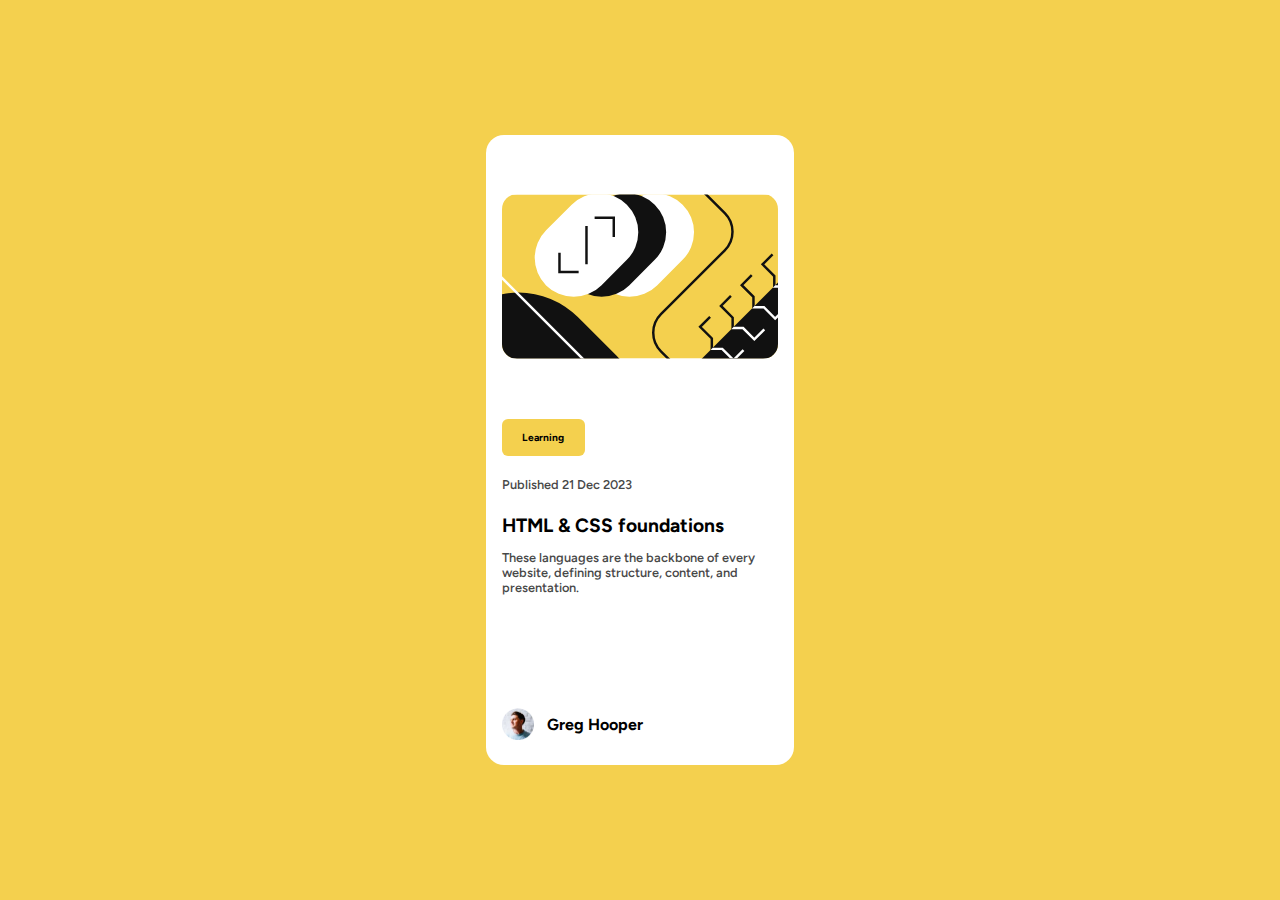
<file: cards/blog-preview-card-main/index.html>
<!DOCTYPE html>
<html lang="en">
<head>
  <meta charset="UTF-8">
  <meta name="viewport" content="width=device-width, initial-scale=1.0"> <!-- displays site properly based on user's device -->
  <link rel="stylesheet" href="./styles.css">
  <link rel="icon" type="image/png" sizes="32x32" href="./assets/images/favicon-32x32.png">
  
  <title>Frontend Mentor | Blog preview card</title>
</head>
<body>

  <div class="main">
    <div class="card">
      <div class="card-image">
        <img src="./assets/images/illustration-article.svg" alt="">
      </div>
      <div class="text-section-wrapper">
          <div class="text-section">
            <div class="first-text">
              <h4>Learning</h4>
            </div>

            <div class="second-text">
              <p>Published 21 Dec 2023</p>
            </div>
            
            <div class="Heading-text-2">
              <h2>HTML & CSS foundations</h2>
            </div>

            <div class="second-text fontlow">
              <p>These languages are the backbone of every website, defining structure, content, and presentation.</p>
            </div>
          </div>
          
      </div>
      <div class="user-card">
              <div class="user-img">
                <img src="./assets//images/image-avatar.webp" alt="">
                <div class="name">
                  <p>Greg Hooper</p>
                </div>
              </div>
            </div>
    </div>
  </div>
</body>
</html>
</file>
<file: cards/blog-preview-card-main/styles.css>
@import url('https://fonts.googleapis.com/css2?family=Figtree:ital,wght@0,300..900;1,300..900&family=Jost:ital,wght@0,100..900;1,100..900&family=Montserrat:ital,wght@0,100..900;1,100..900&family=Open+Sans:ital,wght@0,300..800;1,300..800&display=swap');

* {
    margin: 0;
    padding: 0;
    box-sizing: border-box;
    font-family: 'Figtree';
}

.main {
    background-color: #F4D04E;
    height: 100vh;
    width: 100vw;
    display: flex;
    align-items: center;
    justify-content: center;
}

.card {
    height: 70vh;
    width: 24vw;
    border-radius: 18px;
    background-color: white;
    display: flex;
    flex-direction: column;
}

.card-image {
    width: 100%;
    display: flex;
    align-items: center;
    justify-content: center;
    height: 45%;
}

.card-image img {
    width: 90%;
    border-radius: 15px;
}

.text-section-wrapper {

    height: 42%;
    width: 100%;
    display: flex;
    align-items: center;
    justify-content: center;
}

.text-section {
    width: 90%;
    height: 100%;
}

.first-text {
    width: 30%;
    height: 14%;
    font-weight: 600;
    font-size: .8vw;
    text-align: center;
    display: flex;
    align-items: center;
    justify-content: center;
    background-color: #F4D04E;
    border-radius: 6px;
    margin-bottom: 2.4vh;
}

.second-text p {
    font-size: 1vw;
    font-weight: 600;
    color: rgba(0, 0, 0, 0.726);
    margin-bottom: 2.4vh;
}

.Heading-text-2 h2 {
    font-size: 1.5vw;
    margin-bottom: 1vw;
    transition: .3s all ease;
}

.Heading-text-2 h2:hover {
    color: #F4D04E;
    transition: .3s all ease;
}

.fontlow {
    color: #6B6B6B;
}

.user-card {
    height: 13%;
    width: 100%;
    display: flex;
    align-items: center;
    justify-content: center;

}

.user-img {
    width: 90%;
    display: flex;
    align-items: center;
    gap: 1vw;
}

.user-img img {
    width: 2.5vw;
}

.name {
    font-weight: 700;
}

@media (max-width:600px) {
    .card {
        height: 60vh;
        width: 80%;
        border-radius: 18px;
        background-color: white;
        display: flex;
        flex-direction: column;
    }

    .first-text {
        width: 30%;
        height: 14%;
        font-weight: 600;
        font-size: 2.9vw;
        text-align: center;
        display: flex;
        align-items: center;
        justify-content: center;
        background-color: #F4D04E;
        border-radius: 6px;
        margin-bottom: 2.4vh;
    }

    .second-text {
        width: 90%;
    }

    .second-text p {
        font-size: 2.5vw;
        font-weight: 600;
        color: rgba(0, 0, 0, 0.726);
        margin-bottom: 2.4vh;
    }

    .Heading-text-2 h2 {
        font-size: 5vw;
        margin-bottom: 2vh;
    }

    .user-img {
        width: 90%;
        display: flex;
        align-items: center;
        gap: 4vw;
    }

    .text-section-wrapper {

        height: 40%;
        width: 100%;
        display: flex;
        align-items: center;
        justify-content: center;
    }

    .user-img img {
        width: 10vw;
    }
}
</file>
